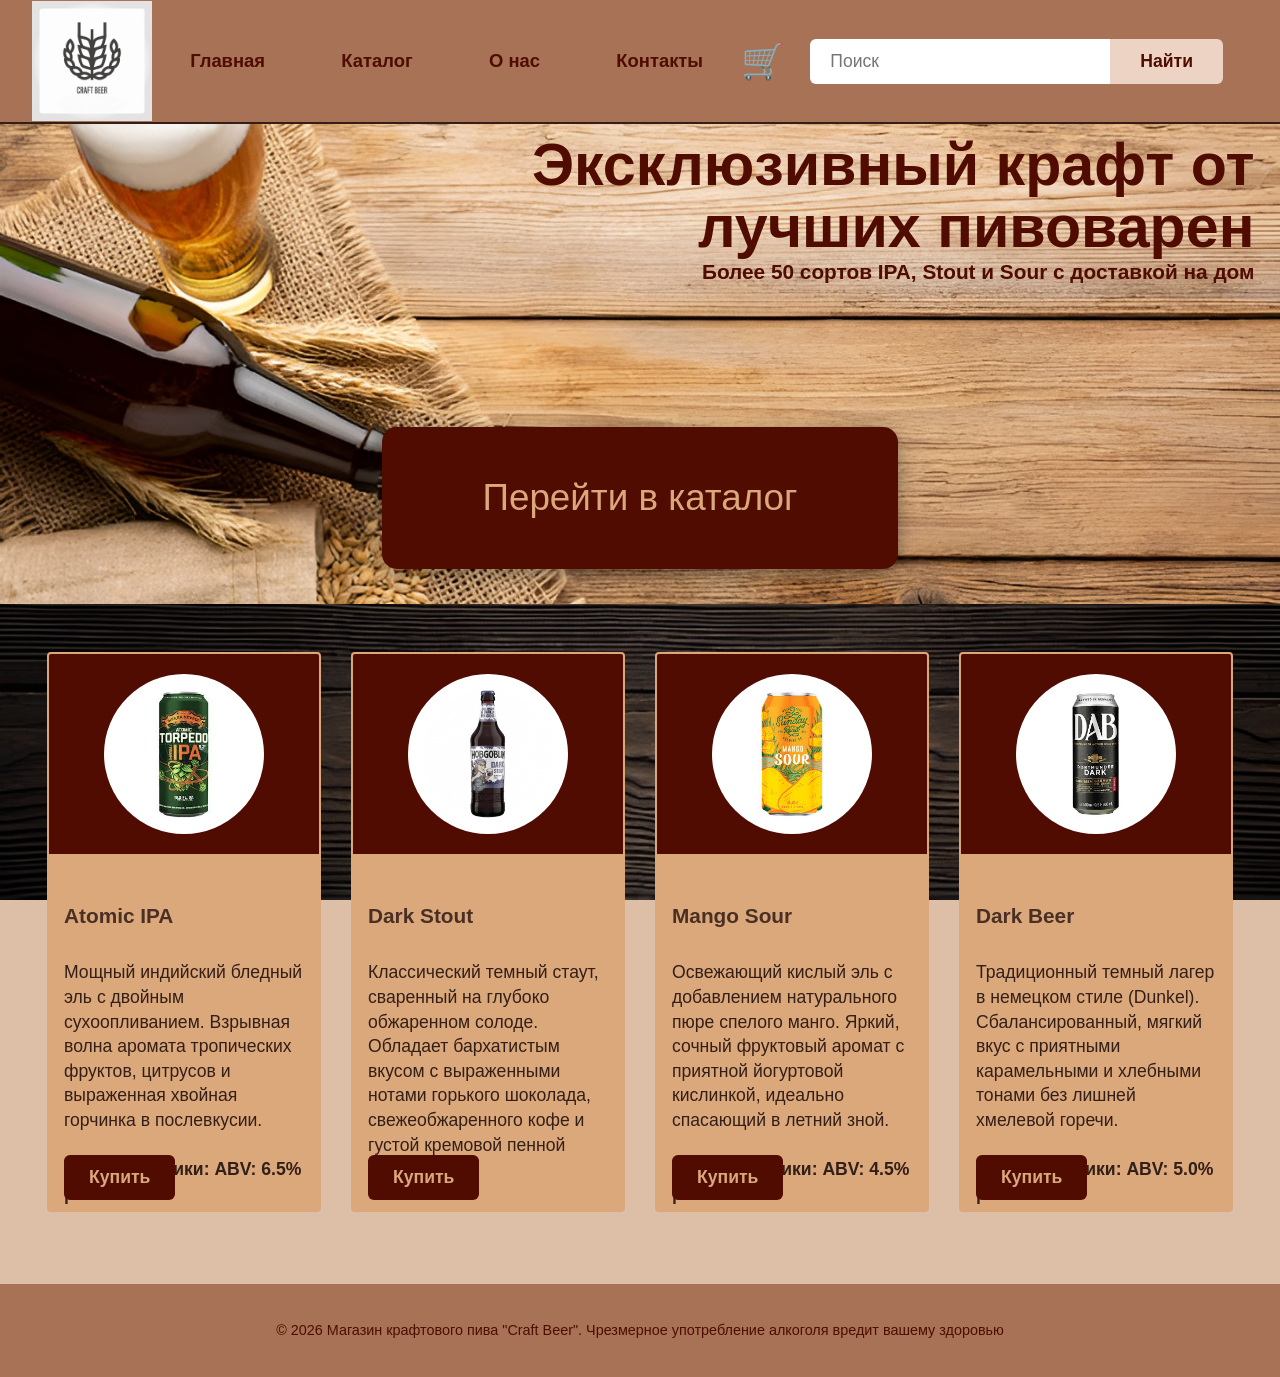
<file: index.html>
<!DOCTYPE html>
<html lang="ru">
<head>
    <meta charset="UTF-8">
    <meta name="viewport" content="width=device-width, initial-scale=1.0">
    <title>Craft Beer — Эксклюзивный крафт</title>
    <!-- Подключаем Bootstrap v4 -->
    <link rel="stylesheet" href="css/bootstrap.min.css">
    <!-- Подключаем ваш файл стилей -->
    <link rel="stylesheet" href="css/style.css">
</head>
<body>

    <!-- ==================== ШАПКА САЙТА (NAVBAR) ==================== -->
    <nav class="custom-navbar">
        <div class="navbar-container">
            <a class="logo-link" href="index.html">
                <img src="img/logo.png" alt="Логотип" height="120">
            </a>
            <div class="menu-links">
                <a href="index.html">Главная</a>
                <a href="catalog.html">Каталог</a>
                <a href="#">О нас</a>
                <a href="#">Контакты</a>
            </div>
            <a href="order.html" class="cart-icon-link">🛒</a>
            <form class="search-form">
                <input type="search" placeholder="Поиск">
                <button type="submit">Найти</button>
            </form>
        </div>
    </nav>

    <!-- ==================== ГЛАВНЫЙ БАННЕР ==================== -->
    <header class="hero-section">
        <!-- Блок с текстом (справа сверху) -->
        <div class="hero-text-top-right">
            <h1>Эксклюзивный крафт от лучших пивоварен</h1>
            <p>Более 50 сортов IPA, Stout и Sour с доставкой на дом</p>
        </div>
        
        <!-- Блок с кнопкой (снизу по центру) -->
        <div class="hero-btn-bottom-center">
            <a href="catalog.html" class="btn-catalog-large">Перейти в каталог</a>
        </div>
    </header>

    <!-- ==================== КАРТОЧКИ ТОВАРОВ ==================== -->
    <main class="container my-5">
        <div class="row">
            <!-- Карточка 1: Atomic IPA -->
            <div class="col-md-3 mb-4">
                <div class="card beer-card">
                    <div class="card-img-container">
                        <img src="img/ipa.png" class="beer-img" alt="Atomic IPA">
                    </div>
                    <div class="card-body">
                        <h5 class="card-title">Atomic IPA</h5>
                        <p class="card-text">Мощный индийский бледный эль с двойным сухоопливанием. Взрывная волна аромата тропических фруктов, цитрусов и выраженная хвойная горчинка в послевкусии.<br><br><strong>Характеристики: ABV: 6.5% | IBU: 60</strong></p>
                        <a href="catalog.html" class="btn-buy text-center">Купить</a>
                    </div>
                </div>
            </div>

            <!-- Карточка 2: Dark Stout -->
            <div class="col-md-3 mb-4">
                <div class="card beer-card">
                    <div class="card-img-container">
                        <img src="img/stout.png" class="beer-img" alt="Dark Stout">
                    </div>
                    <div class="card-body">
                        <h5 class="card-title">Dark Stout</h5>
                        <p class="card-text">Классический темный стаут, сваренный на глубоко обжаренном солоде. Обладает бархатистым вкусом с выраженными нотами горького шоколада, свежеобжаренного кофе и густой кремовой пенной шапкой.<br><br><strong>Характеристики: ABV: 5.8% | IBU: 30</strong></p>
                        <a href="catalog.html" class="btn-buy text-center">Купить</a>
                    </div>
                </div>
            </div>

            <!-- Карточка 3: Mango Sour -->
            <div class="col-md-3 mb-4">
                <div class="card beer-card">
                    <div class="card-img-container">
                        <img src="img/sour.png" class="beer-img" alt="Mango Sour">
                    </div>
                    <div class="card-body">
                        <h5 class="card-title">Mango Sour</h5>
                        <p class="card-text">Освежающий кислый эль с добавлением натурального пюре спелого манго. Яркий, сочный фруктовый аромат с приятной йогуртовой кислинкой, идеально спасающий в летний зной.<br><br><strong>Характеристики: ABV: 4.5% | IBU: 8</strong></p>
                        <a href="catalog.html" class="btn-buy text-center">Купить</a>
                    </div>
                </div>
            </div>

            <!-- Карточка 4: Dark Beer -->
            <div class="col-md-3 mb-4">
                <div class="card beer-card">
                    <div class="card-img-container">
                        <img src="img/dark.png" class="beer-img" alt="Dark Beer">
                    </div>
                    <div class="card-body">
                        <h5 class="card-title">Dark Beer</h5>
                        <p class="card-text">Традиционный темный лагер в немецком стиле (Dunkel). Сбалансированный, мягкий вкус с приятными карамельными и хлебными тонами без лишней хмелевой горечи.<br><br><strong>Характеристики: ABV: 5.0% | IBU: 15</strong></p>
                        <a href="catalog.html" class="btn-buy text-center">Купить</a>
                    </div>
                </div>
            </div>
        </div>
    </main>

    <!-- ==================== ПОДВАЛ САЙТА (FOOTER) ==================== -->
    <footer class="custom-footer text-white text-center py-4 mt-5">
        <div class="container">
            <p class="mb-0">&copy; 2026 Магазин крафтового пива "Craft Beer". Чрезмерное употребление алкоголя вредит вашему здоровью</p>
        </div>
    </footer>

    <script src="script.js"></script>
</body>
</html>
</file>
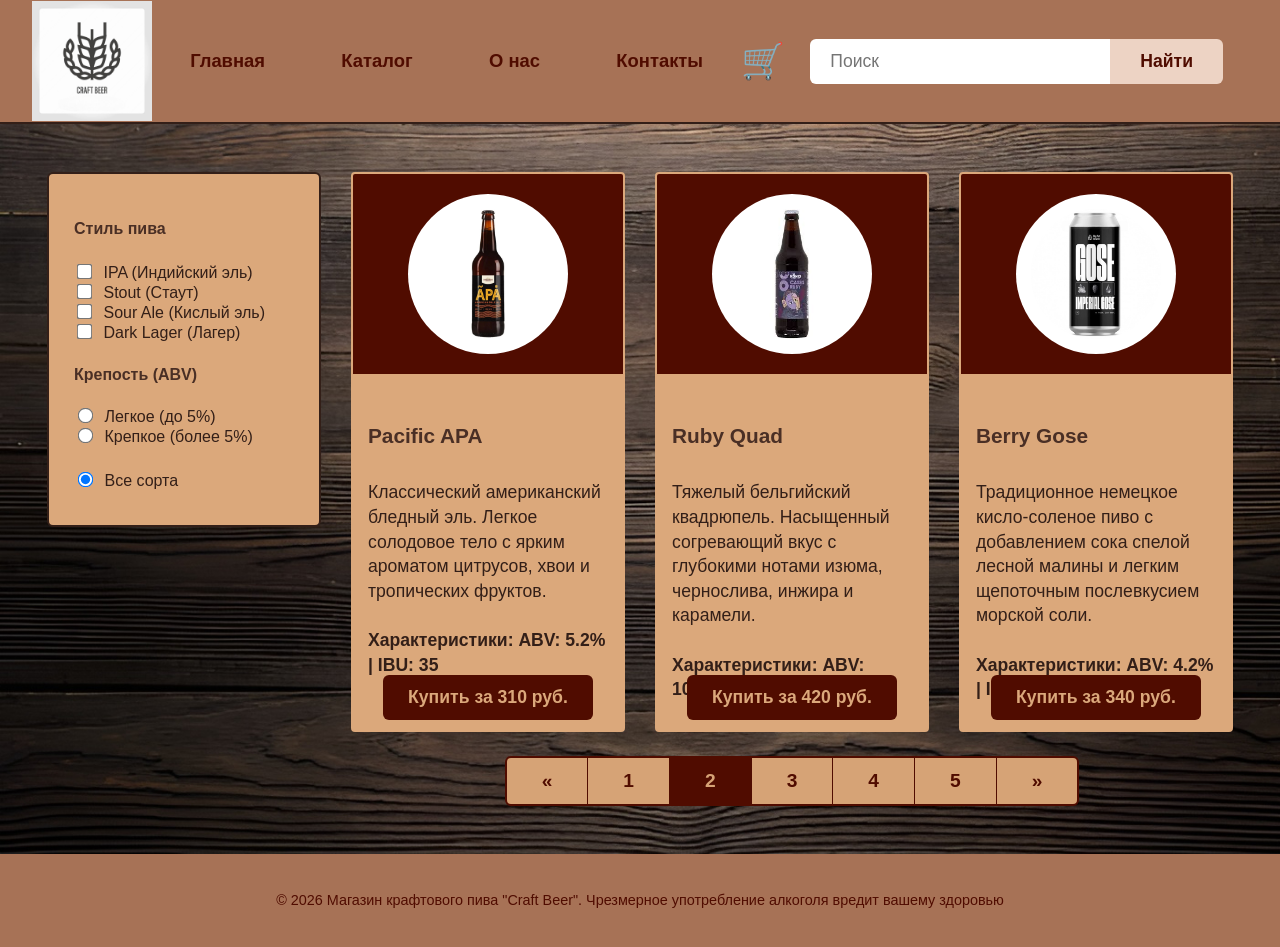
<file: catalog-2.html>
<!DOCTYPE html>
<html lang="ru">
<head>
    <meta charset="UTF-8">
    <meta name="viewport" content="width=device-width, initial-scale=1.0">
    <title>Каталог — Craft Beer</title>
    <link rel="stylesheet" href="css/bootstrap.min.css">
    <link rel="stylesheet" href="css/style.css">
</head>
<body>

    <!-- ==================== ШАПКА САЙТА (NAVBAR) ==================== -->
    <nav class="custom-navbar">
        <div class="navbar-container">
            <a class="logo-link" href="index.html">
                <img src="img/logo.png" alt="Логотип" height="120">
            </a>
            <div class="menu-links">
                <a href="index.html">Главная</a>
                <a href="catalog.html">Каталог</a>
                <a href="#">О нас</a>
                <a href="#">Контакты</a>
            </div>
            <a href="order.html" class="cart-icon-link">🛒</a>
            <form class="search-form" onsubmit="event.preventDefault();">
                <input type="search" id="beer-search" placeholder="Поиск">
                <button type="submit">Найти</button>
            </form>
        </div>
    </nav>

    <!-- ==================== ОСНОВНОЙ КОНТЕНТ КАТАЛОГА ==================== -->
    <main class="container my-5">
        <div class="row">
            
            <!-- Левая колонка: Панель фильтров (занимает 3 колонки Bootstrap) -->
            <aside class="col-md-3 mb-4">
                <div class="filter-panel p-4 text-white">
                    <h4 class="font-weight-bold mb-4">Стиль пива</h4>
                    
                    <div class="filter-checkbox mb-2">
                        <input type="checkbox" id="ipa">
                        <label for="ipa">IPA (Индийский эль)</label>
                    </div>
                    <div class="filter-checkbox mb-2">
                        <input type="checkbox" id="stout">
                        <label for="stout">Stout (Стаут)</label>
                    </div>
                    <div class="filter-checkbox mb-2">
                        <input type="checkbox" id="sour">
                        <label for="sour">Sour Ale (Кислый эль)</label>
                    </div>
                    <div class="filter-checkbox mb-4">
                        <input type="checkbox" id="lager">
                        <label for="lager">Dark Lager (Лагер)</label>
                    </div>

                    <h4 class="font-weight-bold mb-3">Крепость (ABV)</h4>
                    <div class="filter-radio mb-2">
                        <!-- input type="radio" и общее имя name="abv-group" запретят нажимать две кнопки одновременно -->
                        <input type="radio" id="abv-light" name="abv-group" value="light">
                        <label for="abv-light">Легкое (до 5%)</label>
                    </div>
                    <div class="filter-radio mb-4">
                        <input type="radio" id="abv-strong" name="abv-group" value="strong">
                        <label for="abv-strong">Крепкое (более 5%)</label>
                    </div>
                    <!-- Добавим кнопку сброса крепости, чтобы можно было снова увидеть всё пиво -->
                    <div class="filter-radio mb-2">
                        <input type="radio" id="abv-all" name="abv-group" value="all" checked>
                        <label for="abv-all">Все сорта</label>
                    </div>
                </div>
            </aside>

            <!-- Правая колонка: Сетка товаров (3 новых сорта) -->
            <section class="col-md-9">
                <div class="row">
                    <!-- Карточка 7: Pacific APA -->
                    <div class="col-md-4 mb-4">
                        <div class="card beer-card">
                            <div class="card-img-container"><img src="img/apa-new.png" class="beer-img" alt="Pacific APA"></div>
                            <div class="card-body">
                                <h5 class="card-title">Pacific APA</h5>
                                <p class="card-text">Классический американский бледный эль. Легкое солодовое тело с ярким ароматом цитрусов, хвои и тропических фруктов.<br><br><strong>Характеристики: ABV: 5.2% | IBU: 35</strong></p>
                                <button class="btn-buy btn-buy-center" data-name="Pacific APA" data-price="310">Купить за 310 руб.</button>
                            </div>
                        </div>
                    </div>

                    <!-- Карточка 8: Ruby Quad -->
                    <div class="col-md-4 mb-4">
                        <div class="card beer-card">
                            <div class="card-img-container"><img src="img/quad.png" class="beer-img" alt="Ruby Quad"></div>
                            <div class="card-body">
                                <h5 class="card-title">Ruby Quad</h5>
                                <p class="card-text">Тяжелый бельгийский квадрюпель. Насыщенный согревающий вкус с глубокими нотами изюма, чернослива, инжира и карамели.<br><br><strong>Характеристики: ABV: 10.5% | IBU: 25</strong></p>
                                <button class="btn-buy btn-buy-center" data-name="Ruby Quad" data-price="420">Купить за 420 руб.</button>
                            </div>
                        </div>
                    </div>

                    <!-- Карточка 9: Berry Gose -->
                    <div class="col-md-4 mb-4">
                        <div class="card beer-card">
                            <div class="card-img-container"><img src="img/gose.png" class="beer-img" alt="Berry Gose"></div>
                            <div class="card-body">
                                <h5 class="card-title">Berry Gose</h5>
                                <p class="card-text">Традиционное немецкое кисло-соленое пиво с добавлением сока спелой лесной малины и легким щепоточным послевкусием морской соли.<br><br><strong>Характеристики: ABV: 4.2% | IBU: 5</strong></p>
                                <button class="btn-buy btn-buy-center" data-name="Berry Gose" data-price="340">Купить за 340 руб.</button>
                            </div>
                        </div>
                    </div>
                </div>

                <!-- ==================== ПАГИНАЦИЯ ДЛЯ СТРАНИЦЫ 2 ==================== -->
                <div class="custom-pagination mt-5">
                    <a href="catalog.html">&laquo;</a>
                    <a href="catalog.html">1</a>
                    <a href="catalog-2.html" class="active">2</a> <!-- Теперь активная двойка -->
                    <a href="#">3</a>
                    <a href="#">4</a>
                    <a href="#">5</a>
                    <a href="#">&raquo;</a>
                </div>

            </section>
        </div>
    </main>

    <!-- ==================== ПОДВАЛ САЙТА ==================== -->
    <footer class="custom-footer text-white text-center py-4 mt-5">
        <div class="container">
            <p class="mb-0">&copy; 2026 Магазин крафтового пива "Craft Beer". Чрезмерное употребление алкоголя вредит вашему здоровью</p>
        </div>
    </footer>

    <script src="script.js"></script>
</body>
</html>
</file>
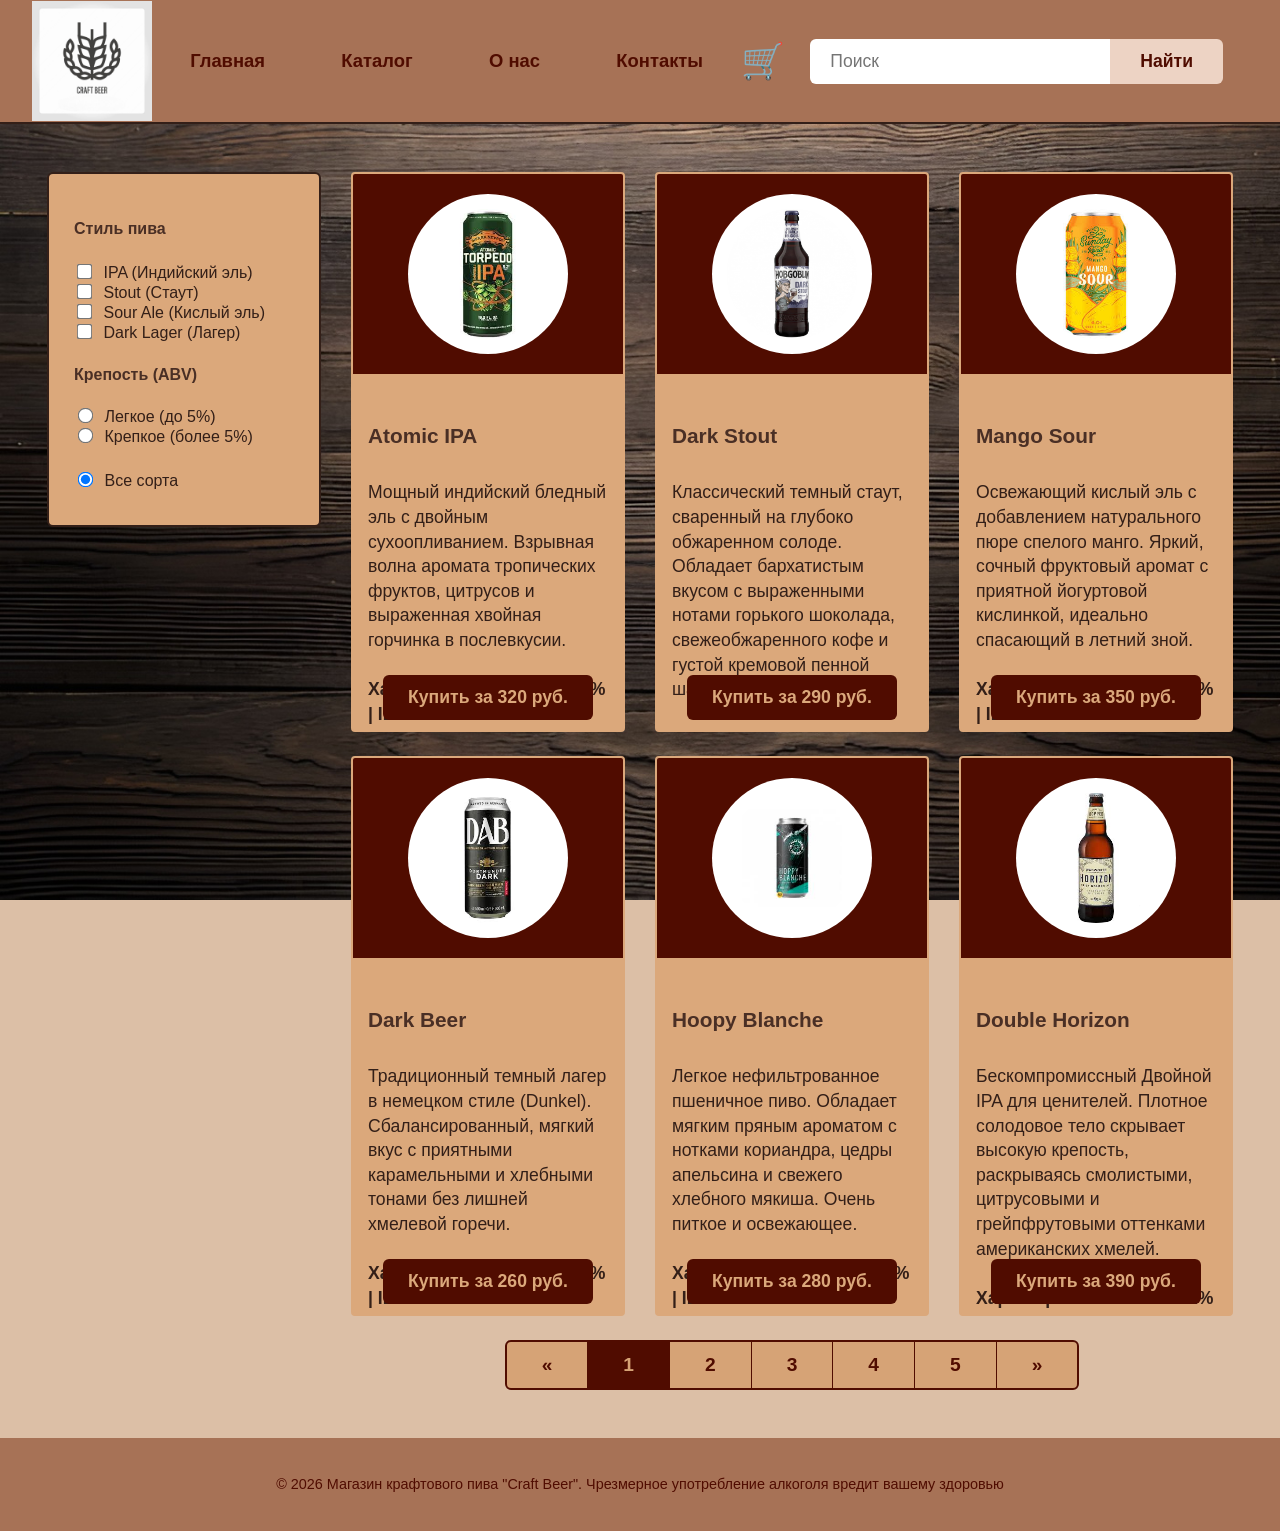
<file: catalog.html>
<!DOCTYPE html>
<html lang="ru">
<head>
    <meta charset="UTF-8">
    <meta name="viewport" content="width=device-width, initial-scale=1.0">
    <title>Каталог — Craft Beer</title>
    <!-- Подключаем Bootstrap v4 -->
    <link rel="stylesheet" href="css/bootstrap.min.css">
    <!-- Подключаем ваш файл стилей -->
    <link rel="stylesheet" href="css/style.css">
</head>
<body>

    <!-- ==================== ШАПКА САЙТА (NAVBAR) ==================== -->
    <nav class="custom-navbar">
        <div class="navbar-container">
            <a class="logo-link" href="index.html">
                <img src="img/logo.png" alt="Логотип" height="120">
            </a>
            <div class="menu-links">
                <a href="index.html">Главная</a>
                <a href="catalog.html">Каталог</a>
                <a href="#">О нас</a>
                <a href="#">Контакты</a>
            </div>
            <a href="order.html" class="cart-icon-link">🛒</a>
            <form class="search-form" onsubmit="event.preventDefault();">
                <input type="search" id="beer-search" placeholder="Поиск">
                <button type="submit">Найти</button>
            </form>
        </div>
    </nav>

    <!-- ==================== ОСНОВНОЙ КОНТЕНТ КАТАЛОГА ==================== -->
    <main class="container my-5">
        <div class="row">
            
            <!-- Левая колонка: Панель фильтров (занимает 3 колонки Bootstrap) -->
            <aside class="col-md-3 mb-4">
                <div class="filter-panel p-4 text-white">
                    <h4 class="font-weight-bold mb-4">Стиль пива</h4>
                    
                    <div class="filter-checkbox mb-2">
                        <input type="checkbox" id="ipa">
                        <label for="ipa">IPA (Индийский эль)</label>
                    </div>
                    <div class="filter-checkbox mb-2">
                        <input type="checkbox" id="stout">
                        <label for="stout">Stout (Стаут)</label>
                    </div>
                    <div class="filter-checkbox mb-2">
                        <input type="checkbox" id="sour">
                        <label for="sour">Sour Ale (Кислый эль)</label>
                    </div>
                    <div class="filter-checkbox mb-4">
                        <input type="checkbox" id="lager">
                        <label for="lager">Dark Lager (Лагер)</label>
                    </div>

                    <h4 class="font-weight-bold mb-3">Крепость (ABV)</h4>
                    <div class="filter-radio mb-2">
                        <!-- input type="radio" и общее имя name="abv-group" запретят нажимать две кнопки одновременно -->
                        <input type="radio" id="abv-light" name="abv-group" value="light">
                        <label for="abv-light">Легкое (до 5%)</label>
                    </div>
                    <div class="filter-radio mb-4">
                        <input type="radio" id="abv-strong" name="abv-group" value="strong">
                        <label for="abv-strong">Крепкое (более 5%)</label>
                    </div>
                    <!-- Добавим кнопку сброса крепости, чтобы можно было снова увидеть всё пиво -->
                    <div class="filter-radio mb-2">
                        <input type="radio" id="abv-all" name="abv-group" value="all" checked>
                        <label for="abv-all">Все сорта</label>
                    </div>
                </div>
            </aside>

            <!-- Правая колонка: Сетка товаров (занимает 9 колонок Bootstrap) -->
            <section class="col-md-9">
                <div class="row">
                    <!-- Карточка 1: Atomic IPA -->
                    <div class="col-md-4 mb-4">
                        <div class="card beer-card">
                            <div class="card-img-container"><img src="img/ipa.png" class="beer-img" alt="Atomic IPA"></div>
                            <div class="card-body">
                                <h5 class="card-title">Atomic IPA</h5>
                                <p class="card-text">Мощный индийский бледный эль с двойным сухоопливанием. Взрывная волна аромата тропических фруктов, цитрусов и выраженная хвойная горчинка в послевкусии.<br><br><strong>Характеристики: ABV: 6.5% | IBU: 60</strong></p>
                                <button class="btn-buy btn-buy-center" data-name="Atomic IPA" data-price="320">Купить за 320 руб.</button>
                            </div>
                        </div>
                    </div>

                    <!-- Карточка 2: Dark Stout -->
                    <div class="col-md-4 mb-4">
                        <div class="card beer-card">
                            <div class="card-img-container"><img src="img/stout.png" class="beer-img" alt="Dark Stout"></div>
                            <div class="card-body">
                                <h5 class="card-title">Dark Stout</h5>
                                <p class="card-text">Классический темный стаут, сваренный на глубоко обжаренном солоде. Обладает бархатистым вкусом с выраженными нотами горького шоколада, свежеобжаренного кофе и густой кремовой пенной шапкой.<br><br><strong>Характеристики: ABV: 5.8% | IBU: 30</strong></p>
                                <button class="btn-buy btn-buy-center" data-name="Dark Stout" data-price="290">Купить за 290 руб.</button>
                            </div>
                        </div>
                    </div>

                    <!-- Карточка 3: Mango Sour -->
                    <div class="col-md-4 mb-4">
                        <div class="card beer-card">
                            <div class="card-img-container"><img src="img/sour.png" class="beer-img" alt="Mango Sour"></div>
                            <div class="card-body">
                                <h5 class="card-title">Mango Sour</h5>
                                <p class="card-text">Освежающий кислый эль с добавлением натурального пюре спелого манго. Яркий, сочный фруктовый аромат с приятной йогуртовой кислинкой, идеально спасающий в летний зной.<br><br><strong>Характеристики: ABV: 4.5% | IBU: 8</strong></p>
                                <button class="btn-buy btn-buy-center" data-name="Mango Sour" data-price="350">Купить за 350 руб.</button>
                            </div>
                        </div>
                    </div>

                    <!-- Карточка 4: Dark Beer -->
                    <div class="col-md-4 mb-4">
                        <div class="card beer-card">
                            <div class="card-img-container"><img src="img/dark.png" class="beer-img" alt="Dark Beer"></div>
                            <div class="card-body">
                                <h5 class="card-title">Dark Beer</h5>
                                <p class="card-text">Традиционный темный лагер в немецком стиле (Dunkel). Сбалансированный, мягкий вкус с приятными карамельными и хлебными тонами без лишней хмелевой горечи.<br><br><strong>Характеристики: ABV: 5.0% | IBU: 15</strong></p>
                                <button class="btn-buy btn-buy-center" data-name="Dark Beer" data-price="260">Купить за 260 руб.</button>
                            </div>
                        </div>
                    </div>

                    <!-- Карточка 5: Hoopy Blanche -->
                    <div class="col-md-4 mb-4">
                        <div class="card beer-card">
                            <div class="card-img-container"><img src="img/blanche.png" class="beer-img" alt="Hoopy Blanche"></div>
                            <div class="card-body">
                                <h5 class="card-title">Hoopy Blanche</h5>
                                <p class="card-text">Легкое нефильтрованное пшеничное пиво. Обладает мягким пряным ароматом с нотками кориандра, цедры апельсина и свежего хлебного мякиша. Очень питкое и освежающее.<br><br><strong>Характеристики: ABV: 4.8% | IBU: 12</strong></p>
                                <button class="btn-buy btn-buy-center" data-name="Hoopy Blanche" data-price="280">Купить за 280 руб.</button>
                            </div>
                        </div>
                    </div>

                    <!-- Карточка 6: Double Horizon -->
                    <div class="col-md-4 mb-4">
                        <div class="card beer-card">
                            <div class="card-img-container"><img src="img/horizon.png" class="beer-img" alt="Double Horizon"></div>
                            <div class="card-body">
                                <h5 class="card-title">Double Horizon</h5>
                                <p class="card-text">Бескомпромиссный Двойной IPA для ценителей. Плотное солодовое тело скрывает высокую крепость, раскрываясь смолистыми, цитрусовыми и грейпфрутовыми оттенками американских хмелей.<br><br><strong>Характеристики: ABV: 8.2% | IBU: 85</strong></p>
                                <button class="btn-buy btn-buy-center" data-name="Double Horizon" data-price="390">Купить за 390 руб.</button>
                            </div>
                        </div>
                    </div>
                </div>

                <!-- ==================== ВЫБОР СТРАНИЦ (ПАГИНАЦИЯ НА СТРАНИЦЕ 1) ==================== -->
                <div class="custom-pagination mt-5">
                    <a href="catalog.html">&laquo;</a>
                    <a href="catalog.html" class="active">1</a>
                    <a href="catalog-2.html">2</a> <!-- Ссылка ведет на наш новый файл -->
                    <a href="#">3</a>
                    <a href="#">4</a>
                    <a href="#">5</a>
                    <a href="catalog-2.html">&raquo;</a>
                </div>

            </section>
        </div>
    </main>

    <!-- ==================== ПОДВАЛ САЙТА (FOOTER) ==================== -->
    <footer class="custom-footer text-white text-center py-4 mt-5">
        <div class="container">
            <p class="mb-0">&copy; 2026 Магазин крафтового пива "Craft Beer". Чрезмерное употребление алкоголя вредит вашему здоровью</p>
        </div>
    </footer>

    <script src="script.js"></script>
</body>
</html>
</file>
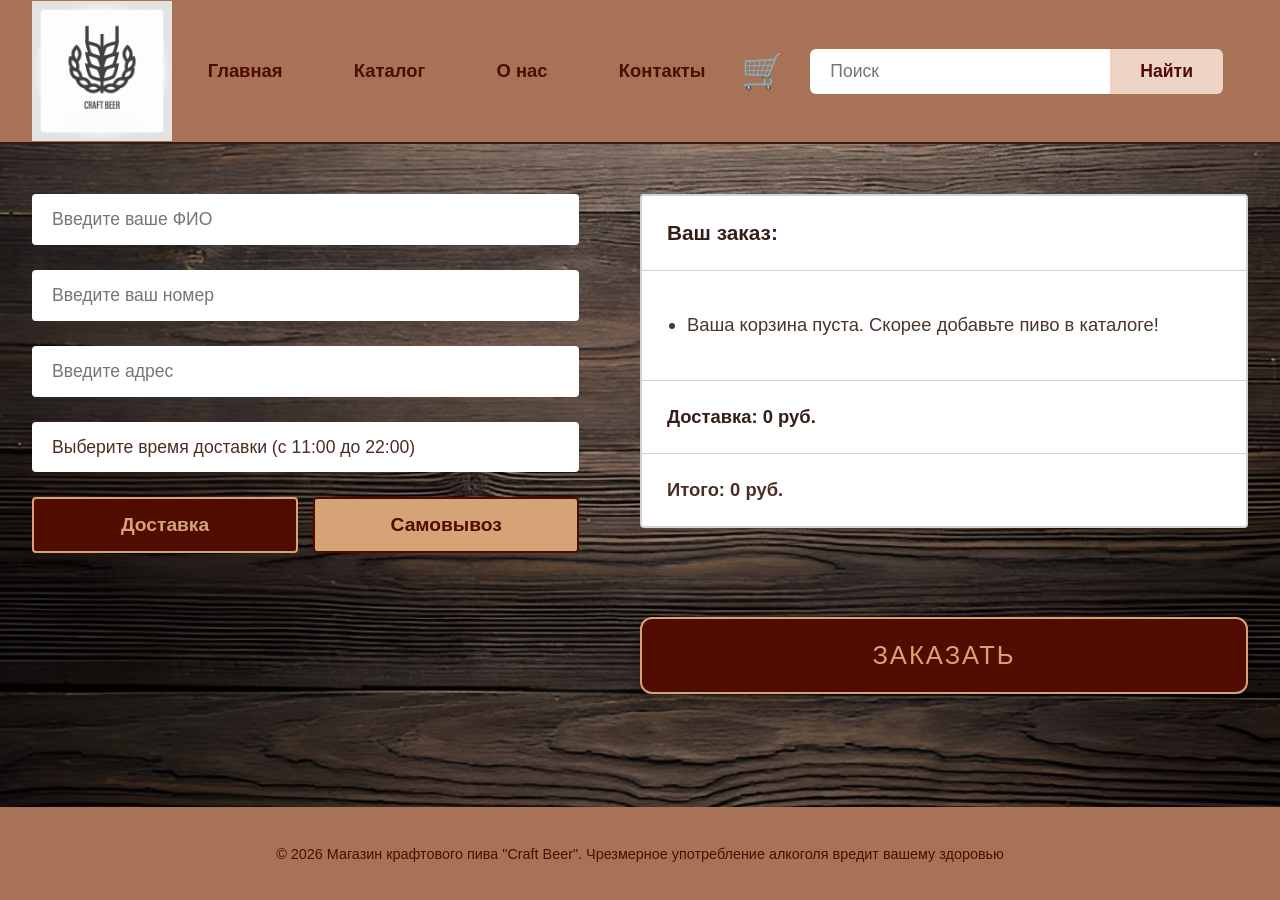
<file: order.html>
<!DOCTYPE html>
<html lang="ru">
<head>
    <meta charset="UTF-8">
    <meta name="viewport" content="width=device-width, initial-scale=1.0">
    <title>Оформление заказа — Craft Beer</title>
    <link rel="stylesheet" href="css/bootstrap.min.css">
    <link rel="stylesheet" href="css/style.css">
</head>
<body>

    <!-- ==================== ШАПКА САЙТА ==================== -->
    <nav class="custom-navbar">
        <div class="navbar-container">
            <a class="logo-link" href="index.html">
                <img src="img/logo.png" alt="Логотип" height="140">
            </a>
            <div class="menu-links">
                <a href="index.html">Главная</a>
                <a href="catalog.html">Каталог</a>
                <a href="#">О нас</a>
                <a href="#">Контакты</a>
            </div>
            <a href="order.html" class="cart-icon-link">🛒</a>
            <form class="search-form" onsubmit="event.preventDefault();">
                <input type="search" id="beer-search" placeholder="Поиск">
                <button type="submit">Найти</button>
            </form>
        </div>
    </nav>

    <!-- ==================== ОСНОВНОЙ КОНТЕНТ ЗАКАЗА ==================== -->
    <main class="order-main-container">
        <!-- Открываем форму, которая объединяет И поля, И кнопку "ЗАКАЗАТЬ" -->
        <form class="order-form" id="order-form">
            
            <div class="order-flex-row">
                
                <!-- Левый блок: Форма данных -->
                <div class="order-left-column">
                    <div class="form-group-custom">
                        <input type="text" id="user-fio" placeholder="Введите ваше ФИО">
                    </div>
                    <div class="form-group-custom">
                        <input type="tel" id="user-phone" placeholder="Введите ваш номер">
                    </div>
                    <div class="form-group-custom">
                        <input type="text" id="user-address" placeholder="Введите адрес">
                    </div>
                    <div class="form-group-custom">
                        <select>
                            <option value="" disabled selected>Выберите время доставки (с 11:00 до 22:00)</option>
                            <option value="11-14">С 11:00 до 14:00</option>
                            <option value="14-18">С 14:00 до 18:00</option>
                            <option value="18-22">С 18:00 до 22:00</option>
                        </select>
                    </div>
                    
                    <div class="delivery-toggle-pure-css mb-4">
                        <input type="radio" id="toggle-delivery" name="delivery-type" checked>
                        <label for="toggle-delivery" class="lbl-delivery">Доставка</label>

                        <input type="radio" id="toggle-pickup" name="delivery-type">
                        <label for="toggle-pickup" class="lbl-pickup">Самовывоз</label>
                    </div>
                </div>

                <!-- Правый блок: Чек заказа -->
                <div class="order-right-column">
                    <div class="order-receipt-card">
                        <div class="receipt-section font-weight-bold section-title">Ваш заказ:</div>
                        <div class="receipt-section">
                            <ul class="receipt-list mb-0" id="cart-items-list">
                                <!-- Сюда JavaScript добавляет товары -->
                            </ul>
                        </div>
                        <div class="receipt-section font-weight-bold" id="receipt-delivery">Доставка: 300 руб.</div>
                        <div class="receipt-section font-weight-bold text-dark-brown" id="receipt-total">Итого: 0 руб.</div>
                    </div>
                </div>

            </div> <!-- Конец строки order-flex-row -->

            <!-- Кнопка ЗАКАЗАТЬ внутри тега формы -->
            <div class="order-btn-inside-form">
                <button type="submit" class="btn-submit-order-large">ЗАКАЗАТЬ</button>
            </div>

        </form> <!-- Закрываем форму только здесь! -->
    </main>

    <!-- ==================== МОДАЛЬНОЕ ОКНО СТАТУСА ==================== -->
    <div class="modal" id="statusModal" tabindex="-1" role="dialog" aria-hidden="true">
        <div class="modal-dialog" role="document">
            <div class="modal-content" style="background-color: #edd3c4; border: 2px solid #4a2f25; padding: 20px; margin-top: 100px;">
                <div class="modal-header">
                    <h5 class="modal-title font-weight-bold" id="modalTitle" style="color: #4a2f25; margin: 0;">Статус заказа</h5>
                    <button type="button" class="close" aria-label="Close">&times;</button>
                </div>
                <div class="modal-body text-center font-weight-bold" id="modalBody" style="color: #331f18; font-size: 1.2rem; padding: 20px 0;">
                    <!-- Сюда подставится текст ошибки или успеха -->
                </div>
                <div class="modal-footer" style="justify-content: center; border: none;">
                    <button type="button" class="btn-modal-close py-2 px-5">Ок</button>
                </div>
            </div>
        </div>
    </div>

    <!-- ==================== ПОДВАЛ САЙТА ==================== -->
    <footer class="custom-footer text-white text-center py-4 mt-5">
        <div class="container">
            <p class="mb-0">&copy; 2026 Магазин крафтового пива "Craft Beer". Чрезмерное употребление алкоголя вредит вашему здоровью</p>
        </div>
    </footer>

    <!-- Подключаем только скрипт логики -->
    <script src="script.js"></script>
</body>
</html>
</file>
<file: css/style.css>
/* ==================== ОБЩИЕ СТИЛИ И ФОНЫ ==================== */
body {
    background-color: #dcbfa6;
    background-image: url('../img/main-bg.jpg'); /* Подключаем дерево на фон */
    background-attachment: fixed; /* Фон не будет прокручиваться вместе с текстом */
    background-size: cover;
    font-family: Arial, sans-serif;
    
    margin: 0 !important;
    padding: 0 !important;

    display: flex;
    flex-direction: column;
    min-height: 100vh; /* Минимальная высота сайта равна полной высоте экрана */
}

/* Разрешаем сайту растягиваться на всю ширину экрана */
.container {
    max-width: 95% !important; /* Сайт займет 95% ширины любого монитора */
    width: 100%;
}

/* ==================== ШАПКА САЙТА (NAVBAR) ==================== */
.custom-navbar {
    background-color: #A77256 !important;
    padding: 1px 0; /* Минимальные отступы сверху и снизу */
    width: 100%;
    border-bottom: 2px solid #331f18;
    min-height: auto !important; /* Убираем жесткие ограничения высоты */
}

.navbar-container {
    max-width: 95% !important; /* Растягиваем шапку на 95% ширины экрана, как и карточки */
    width: 100%;
    margin: 0 auto;
    display: flex;
    align-items: center;
    justify-content: space-between;
    padding: 0 25px 0 0 !important;
}

.menu-links {
    display: flex;
    justify-content: space-around; /* Равномерно распределяет отступы между ссылками */
    flex-grow: 1; /* Заставляет меню занять всё свободное место между логотипом и поиском */
    max-width: 50%; /* Ограничиваем максимальную ширину меню, чтобы ссылки не улетали слишком далеко друг от друга */
    margin: 0 auto; /* Центрирует весь блок ссылок */
}

.menu-links a {
    color: #500C00 !important;
    font-size: 1.15rem;
    font-weight: bold;
    text-decoration: none;
    white-space: nowrap; /* Запрещает переносить слова меню на новую строчку */
}

.menu-links a:hover {
    color: #6d1101 !important;
    text-decoration: none;
}

.search-form {
    display: flex;
}

.search-form input {
    border: none;
    padding: 12px 20px;
    border-radius: 6px 0 0 6px;
    width: 300px;
    font-size: 1.1rem; /* Увеличили размер текста внутри поля */
}

.search-form button {
    background-color: #edd3c4;
    color: #500C00;
    border: none;
    font-weight: bold;
    font-size: 1.1rem; /* Увеличили шрифт на кнопке */
    padding: 12px 30px;
    border-radius: 0 6px 6px 0;
    cursor: pointer;
}

/* Настройка увеличенного логотипа */
.logo-link img {
    display: block;
    max-height: 100% !important;
    width: auto; /* Сохраняет пропорции ширины при увеличении высоты */
}

/* Стили для иконки корзины в шапке */
.cart-icon-link {
    font-size: 2.2rem; /* Делаем значок крупным */
    text-decoration: none !important;
    margin-right: 25px; /* Отодвигаем её от строки поиска */
    cursor: pointer;
    transition: transform 0.2s; /* Плавное увеличение при наведении */
    display: inline-block;
}

.cart-icon-link:hover {
    transform: scale(1.15); /* Корзина будет приятно покачиваться при наведении */
}

/* ==================== ГЛАВНЫЙ БАННЕР (HERO) ==================== */
.hero-section {
    background-image: url('../img/hero-bg.jpg');
    background-size: cover;
    background-position: center;
    height: 480px;
    position: relative; /* Позволяет свободно двигать элементы внутри */
    width: 100%;
    image-rendering: -webkit-optimize-contrast;
    image-rendering: crisp-edges;
}

/* Позиционируем текст строго справа сверху */
.hero-text-top-right {
    position: absolute;
    top: -30px;        /* Было 25px — подняли в самый верх */
    right: 2%;        /* Было 5% — прижали вплотную к правому краю */
    text-align: right;
    max-width: 850px; /* Немного расширили блок, чтобы текст не переносился слишком рано */
}

.hero-text-top-right h1 {
    font-size: 3.7rem; /* Еще немного увеличили заголовок */
    color: #500C00;
    font-weight: bold;
    line-height: 1.05;
    margin-bottom: 2px;
}

.hero-text-top-right p {
    font-size: 1.3rem;
    color: #500C00;
    font-weight: bold;
    margin: 0;
}

/* Позиционируем кнопку строго снизу по центру */
.hero-btn-bottom-center {
    position: absolute;
    bottom: 35px; /* Отступ от нижнего края баннера */
    left: 50%;
    transform: translateX(-50%); /* Идеальное центрирование по горизонтали */
    width: 100%;
    text-align: center;
}

/* Делаем кнопку по-настоящему гигантской */
.btn-catalog-large {
    background-color: #500C00;
    color: #DBA87B !important;
    border-radius: 15px;      /* Чуть больше скругление для массивности */
    font-size: 2.3rem;        /* Было 1.8rem — теперь шрифт огромный */
    font-weight: normal;
    padding: 50px 100px;      /* Было 18px 90px — увеличили подушку вокруг текста в 1.5 раза */
    text-decoration: none;
    display: inline-block;
    border: none;
    box-shadow: 0 6px 20px rgba(0, 0, 0, 0.4);
    transition: background-color 0.2s;
}

.btn-catalog-large:hover {
    background-color: #DBA87B;
    color: #500C00 !important;
    text-decoration: none;
    border: 2px solid #500C00;
    border-radius: 18px;
}

/* ==================== КАРТОЧКИ ТОВАРОВ ==================== */
.beer-card {
    background-color: #DBA87B !important;
    border: 2px solid #DBA87B !important;
    border-radius: 4px !important;
    overflow: hidden;
    height: 560px;
    display: flex;
    flex-direction: column;
    padding: 0 !important;
    
    /* Добавьте эту строчку, чтобы карточки сами растягивались по ширине колонки: */
    width: 100% !important; 
}

/* Верхняя темно-коричневая половина карточки */
.card-img-container {
    background-color: #500C00 !important; 
    padding: 20px 0 !important;
    text-center: center;
}

/* Белый круг для бутылки */
.beer-img {
    background-color: #fff;
    border-radius: 50%;
    width: 160px !important; /* Увеличили со 140px до 160px */
    height: 160px !important; /* Увеличили со 140px до 160px */
    object-fit: scale-down !important;
    image-rendering: -webkit-optimize-contrast;
    padding: 15px;
    margin: 0 auto;
    display: block;
}

/* Контентная нижняя часть карточки */
.card-body {
    padding: 15px !important; /* Немного уменьшаем отступы внутри, освобождая место */
    display: flex;
    flex-direction: column;
    justify-content: space-between; /* Это свойство железно прижмет кнопку к самому низу */
    flex-grow: 1;
}

.card-title {
    color: #4a2f25 !important; /* Темный заголовок */
    font-size: 1.3rem;
    font-weight: bold;
    margin-bottom: 15px;
}

.card-text {
    color: #331f18 !important;
    font-size: 1.10rem;
    line-height: 1.4;
    margin-bottom: 15px;

    min-height: 180px !important; 
}

/* Маленькая аккуратная кнопка «Купить» слева */
.btn-buy {
    background-color: #500C00 !important;
    color: #DBA87B !important;
    border-radius: 6px !important;
    font-weight: bold;
    font-size: 1.1rem; /* Чуть-чуть уменьшили шрифт, чтобы длинный текст влез на любых экранах */
    border: none;
    padding: 12px 25px !important; /* Уменьшили боковые отступы до 25px, чтобы кнопка не была слишком гигантской */
    width: max-content !important; /* Кнопка идеально растянется строго под длину текста */
    align-self: flex-start;
    cursor: pointer;
    transition: background-color 0.2s;
    text-decoration: none !important;
    text-align: center;
}

.btn-buy:hover {
    background-color: #DBA87B !important;
    color: #500C00 !important;
    border: 2px solid #500C00;
    border-radius: 12px;
}

/* ==================== ПОДВАЛ (FOOTER) ==================== */
.custom-footer {
    background-color: #A77256;
    color: #500C00 !important;
    font-size: 0.9rem;
    border: none !important;
    width: 100% !important; /* Растягиваем подвал на 100% без зазоров */
    margin: 0 !important;   /* Убираем любые внешние отступы */
}





/* ==================== СТРАНИЦА КАТАЛОГА =========================================================================================================================== */

/* Стили для панели фильтров в каталоге */
.filter-panel {
    background-color: #DBA87B;
    border: 2px solid #331f18;
    border-radius: 6px;

    padding: 25px 25px 35px 25px !important; 
}

/* Меняем цвет для заголовков "Стиль пива" и "Крепость" */
.filter-panel h4 {
    color: #4a2f25 !important; /* Бежевый цвет */
}

.filter-checkbox input {
    cursor: pointer;
    margin-right: 8px;
    transform: scale(1.2); /* Делаем квадратики чекбоксов чуть крупнее */
}
.filter-checkbox label {
    cursor: pointer;
    font-size: 1rem;
    color: #331f18;
}

/* Центрируем кнопку «Купить» только на странице каталога */
.btn-buy-center {
    align-self: center !important;
}

/* Стили для выбора страниц (пагинация) */
.custom-pagination {
    display: flex;
    justify-content: center;
    background-color: #d6a376; /* Бежево-рыжий фон плашки */
    border: 2px solid #500C00;
    border-radius: 6px;
    overflow: hidden;
    width: fit-content;
    margin: 0 auto;
}

.custom-pagination a {
    color: #500C00 !important;
    font-weight: bold;
    font-size: 1.2rem;
    padding: 12px 35px;
    text-decoration: none !important;
    border-right: 1px solid #500C00;
    transition: background-color 0.2s;
}

/* Удаляем рамку у последнего элемента */
.custom-pagination a:last-child {
    border-right: none;
}

/* Эффект при наведении и активная страница */
.custom-pagination a:hover, 
.custom-pagination a.active {
    background-color: #500C00;
    color: #d6a376 !important;
}

/* Стили для круглых кнопок крепости */
.filter-radio input {
    cursor: pointer;
    margin-right: 8px;
    transform: scale(1.2); /* Делаем кружочки крупнее, под стать чекбоксам */
}
.filter-radio label {
    cursor: pointer;
    font-size: 1rem;
    color: #331f18;
}





/* ==================== СТИЛИ СТРАНИЦЫ ОФОРМЛЕНИЯ ЗАКАЗА =========================================================================================================================== */

.order-main-container {
    max-width: 95% !important;
    width: 100%;
    margin: 50px auto !important;

    flex-grow: 1;
}

/* Выравниваем левую и правую части по краям */
.order-flex-row {
    display: flex !important;
    justify-content: space-between;
    align-items: flex-start;
    gap: 5%;
    width: 100%;
}

.order-left-column {
    width: 45%;
}

.order-right-column {
    width: 50%;
}

/* Поля ввода формы */
.form-group-custom {
    margin-bottom: 25px;
}

.form-group-custom input,
.form-group-custom select {
    width: 100%;
    padding: 15px 20px;
    border: none;
    border-radius: 4px;
    font-size: 1.1rem;
    color: #4a2f25;
    background-color: #fff;
    outline: none;
}

.form-group-custom select {
    appearance: none;
    background-image: url("data:image/svg+xml;charset=UTF-8,%3csvg xmlns='http://w3.org' viewBox='0 0 24 24' fill='none' stroke='%234a2f25' stroke-width='2' stroke-linecap='round' stroke-linejoin='round'%3e%3cpolyline points='6 9 12 15 18 9'%3e%3c/polyline%3e%3c/svg%3e");
    background-repeat: no-repeat;
    background-position: right 20px center;
    background-size: 16px;
    cursor: pointer;
}

.delivery-toggle-pure-css {
    display: flex;
    gap: 15px;
    width: 100%;
}

.delivery-toggle-pure-css input[type="radio"] {
    display: none;
}

/* Делаем из текстовых подписей (label) красивые прямоугольные кнопки */
.delivery-toggle-pure-css label {
    flex: 1;
    padding: 15px 0;
    font-size: 1.2rem;
    font-weight: bold;
    text-align: center;
    border-radius: 4px;
    cursor: pointer;
    background-color: #d6a376;
    color: #500C00;
    border: 2px solid #500C00;
    transition: all 0.2s;
    margin: 0;
}

/* Стили для кнопки, если выбран переключатель "Доставка" */
#toggle-delivery:checked ~ .lbl-delivery {
    background-color: #500C00;
    color: #d6a376;
    border: 2px solid #d6a376;
}

/* Стили для кнопки, если выбран переключатель "Самовывоз" */
#toggle-pickup:checked ~ .lbl-pickup {
    background-color: #500C00;
    color: #d6a376;
    border: 2px solid #d6a376;
}

/* Правая карточка-чек */
.order-receipt-card {
    background-color: #fff;
    border-radius: 4px;
    border: 2px solid #ced4da;
    width: 100%;
    display: flex;
    flex-direction: column;
}

.receipt-section {
    padding: 25px;
    border-bottom: 1px solid #ced4da;
    font-size: 1.15rem;
    color: #331f18;
}

.receipt-section:last-child {
    border-bottom: none;
}

.section-title {
    font-size: 1.3rem;
}

.receipt-list {
    padding-left: 20px;
    color: #4a3629;
}

.receipt-list li {
    margin-bottom: 8px;
}

.text-dark-brown {
    color: #4a2f25 !important;
}

/* Позиционируем кнопку внутри формы, сдвигая её вправо под чек */
.order-btn-inside-form {
    display: flex;
    justify-content: flex-end; /* Сдвигает кнопку в правый край */
    width: 100%;
    margin-top: 40px;
    /* Разрешаем кнопке выходить за пределы левой колонки: */
    grid-column: 1 / -1; 
    clear: both;
}

/* Сама кнопка "ЗАКАЗАТЬ" */
.btn-submit-order-large {
    background-color: #500C00;
    color: #d6a376;
    
    /* Делаем ширину кнопки точно такой же, как ширина чека заказа (50% от всей ширины экрана): */
    width: 50% !important; 
    
    padding: 22px 0;
    font-size: 1.6rem;
    font-weight: normal;
    letter-spacing: 2px;
    border: 2px solid #d6a376;
    border-radius: 12px;
    cursor: pointer;
    box-shadow: 0 4px 15px rgba(0,0,0,0.3);
    transition: background-color 0.2s;
}

.btn-submit-order-large:hover {
    background-color: #d6a376;
    color: #500C00;
    border: 2px solid #500C00;
    border-radius: 12px;
}

main {
    flex-grow: 1; /* Растягивает центральную часть на всех страницах */
}

.btn-modal-close {
    background-color: #500C00;
    color: #d6a376;
    border-radius: 8px;
    font-weight: bold;
    border: none;
    cursor: pointer;
    transition: background-color 0.2s, transform 0.1s;

    /* НАСТРОЙКА РАЗМЕРА: */
    font-size: 1.4rem;
    padding: 16px 70px;
    display: inline-block;
}

.btn-modal-close:hover {
    background-color: #d6a376;
    color: #500C00;
}

/* Эффект легкого клика при нажатии */
.btn-modal-close:active {
    transform: scale(0.98);
}





/* ==================== ИСПРАВЛЕНИЕ МОДАЛЬНЫХ ОКОН BOOTSTRAP ===================================================================================== */
.modal {
    position: fixed;
    top: 0;
    left: 0;
    z-index: 1050;
    display: none; /* Прячем окно по умолчанию */
    width: 100%;
    height: 100%;
    overflow: hidden;
    outline: 0;
    background-color: rgba(0, 0, 0, 0.5); /* Затемнение заднего плана */
}
.modal.show {
    display: block; /* Показываем только по команде JS */
}
.modal-dialog {
    position: relative;
    width: auto;
    margin: 0.5rem;
    pointer-events: none;
}
@media (min-width: 576px) {
    .modal-dialog {
        max-width: 500px;
        margin: 1.75rem auto;
    }
}
.modal-content {
    position: relative;
    display: flex;
    flex-direction: column;
    width: 100%;
    pointer-events: auto;
    background-clip: padding-box;
    border-radius: 0.3rem;
    outline: 0;
}
.modal-header {
    display: flex;
    align-items: flex-start;
    justify-content: space-between;
    padding: 1rem 1rem;
}
.modal-header .close {
    padding: 1rem 1rem;
    margin: -1rem -1rem -1rem auto;
    background-color: transparent;
    border: 0;
    font-size: 1.5rem;
    cursor: pointer;
}
.modal-body {
    position: relative;
    flex: 1 1 auto;
    padding: 1rem;
}
.modal-footer {
    display: flex;
    flex-wrap: wrap;
    align-items: center;
    justify-content: flex-end;
    padding: 0.75rem;
}
</file>
